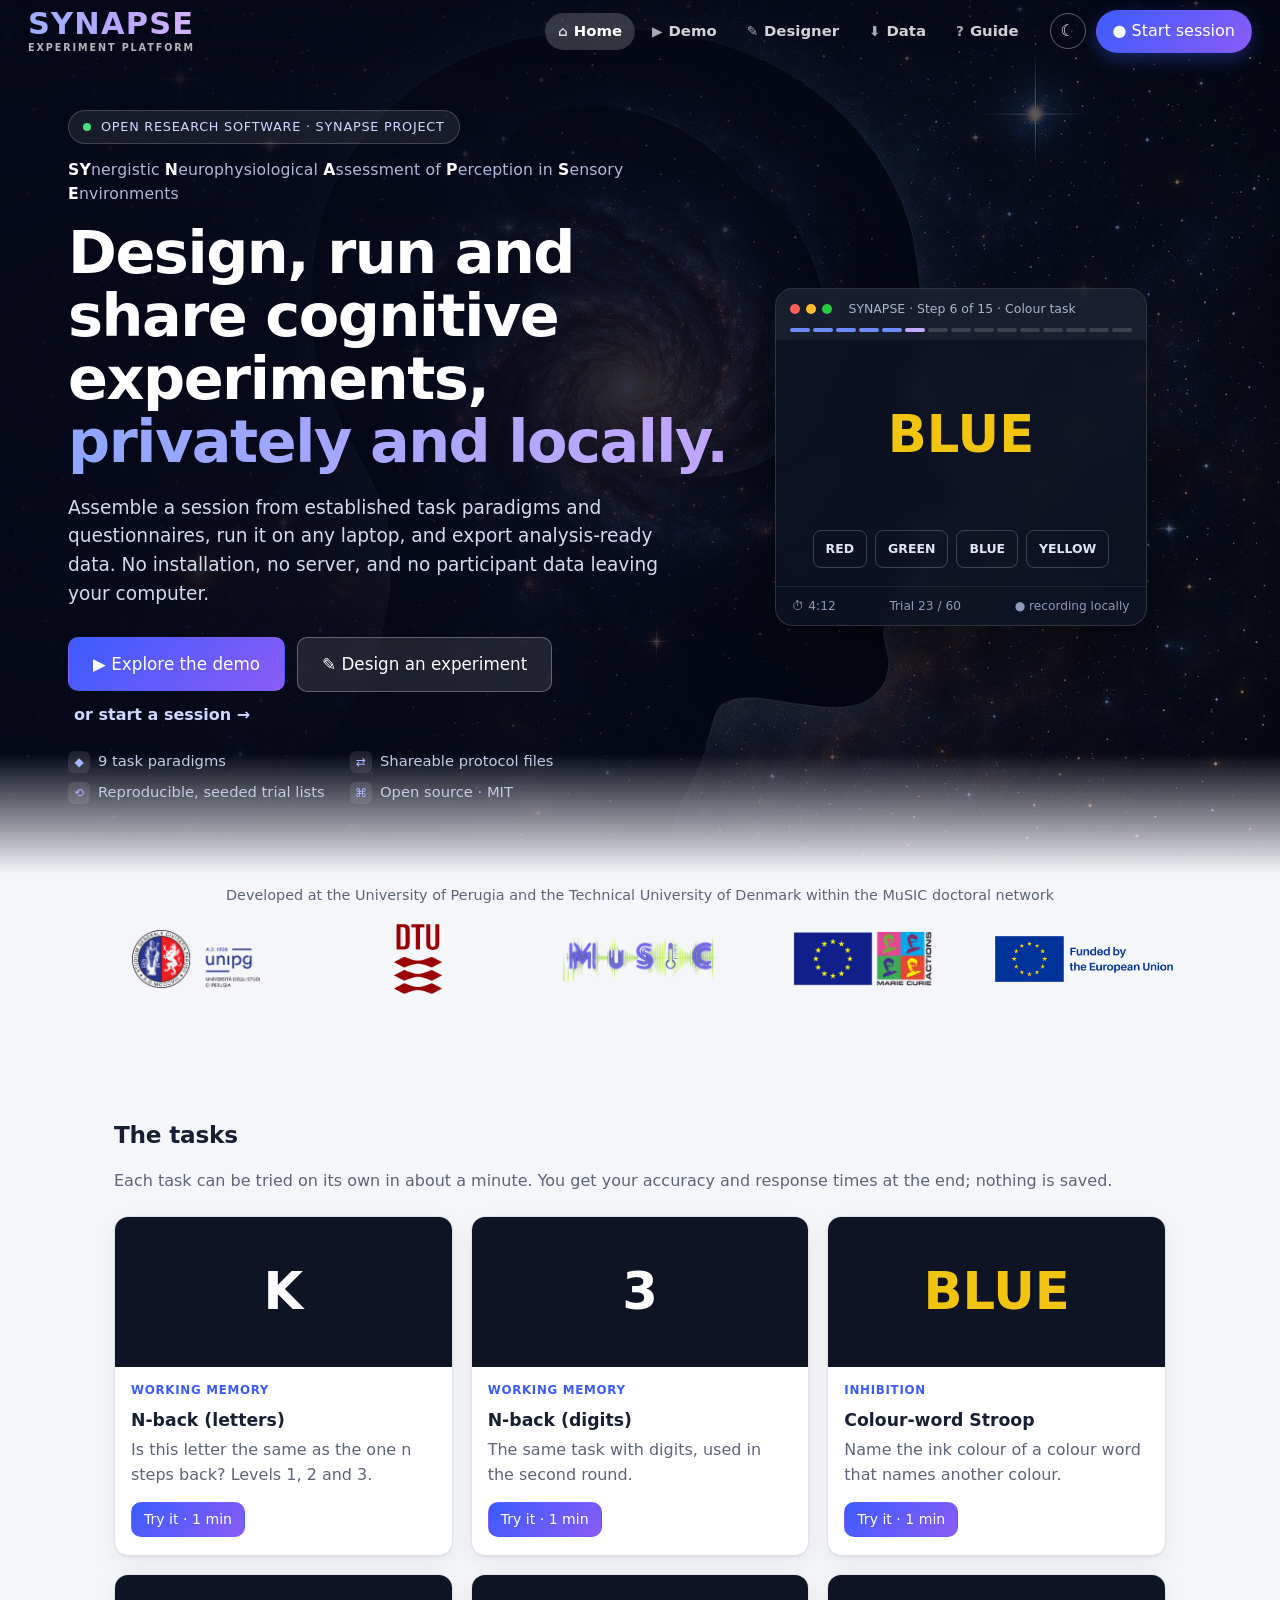
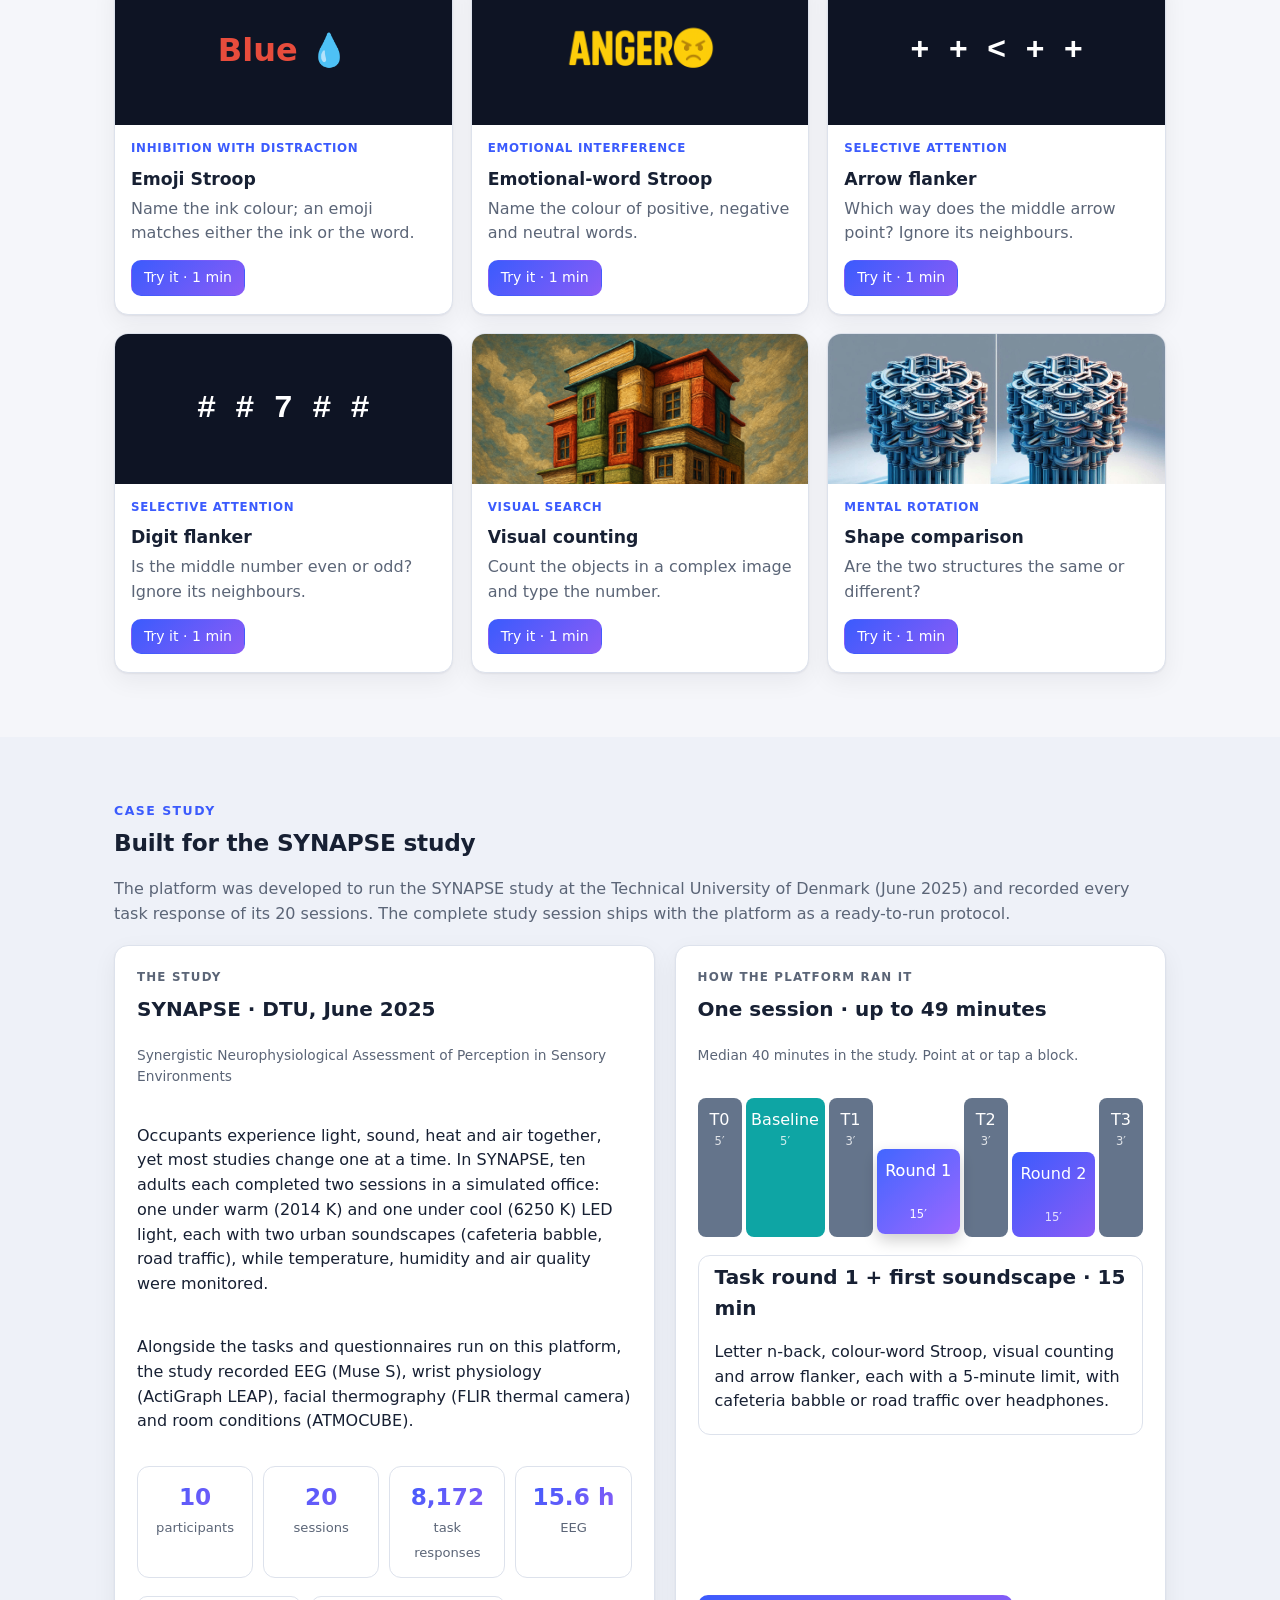
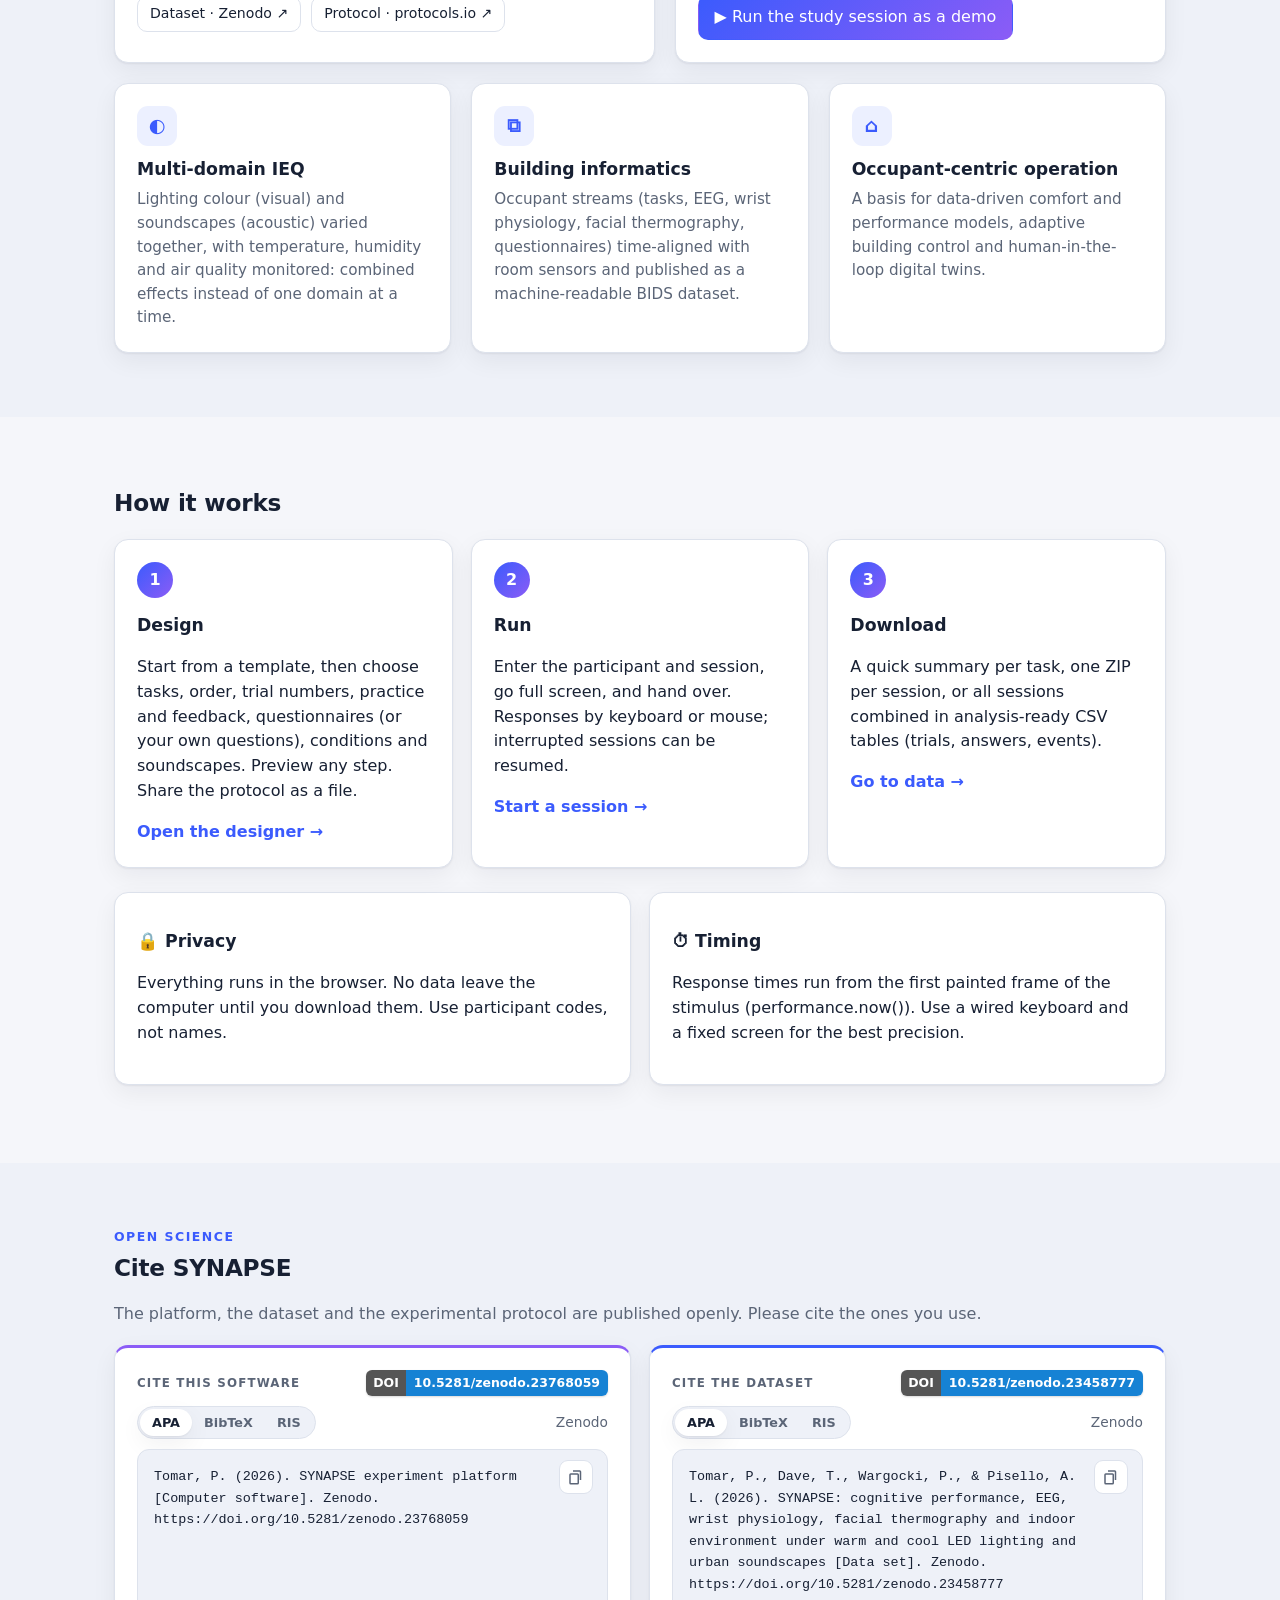
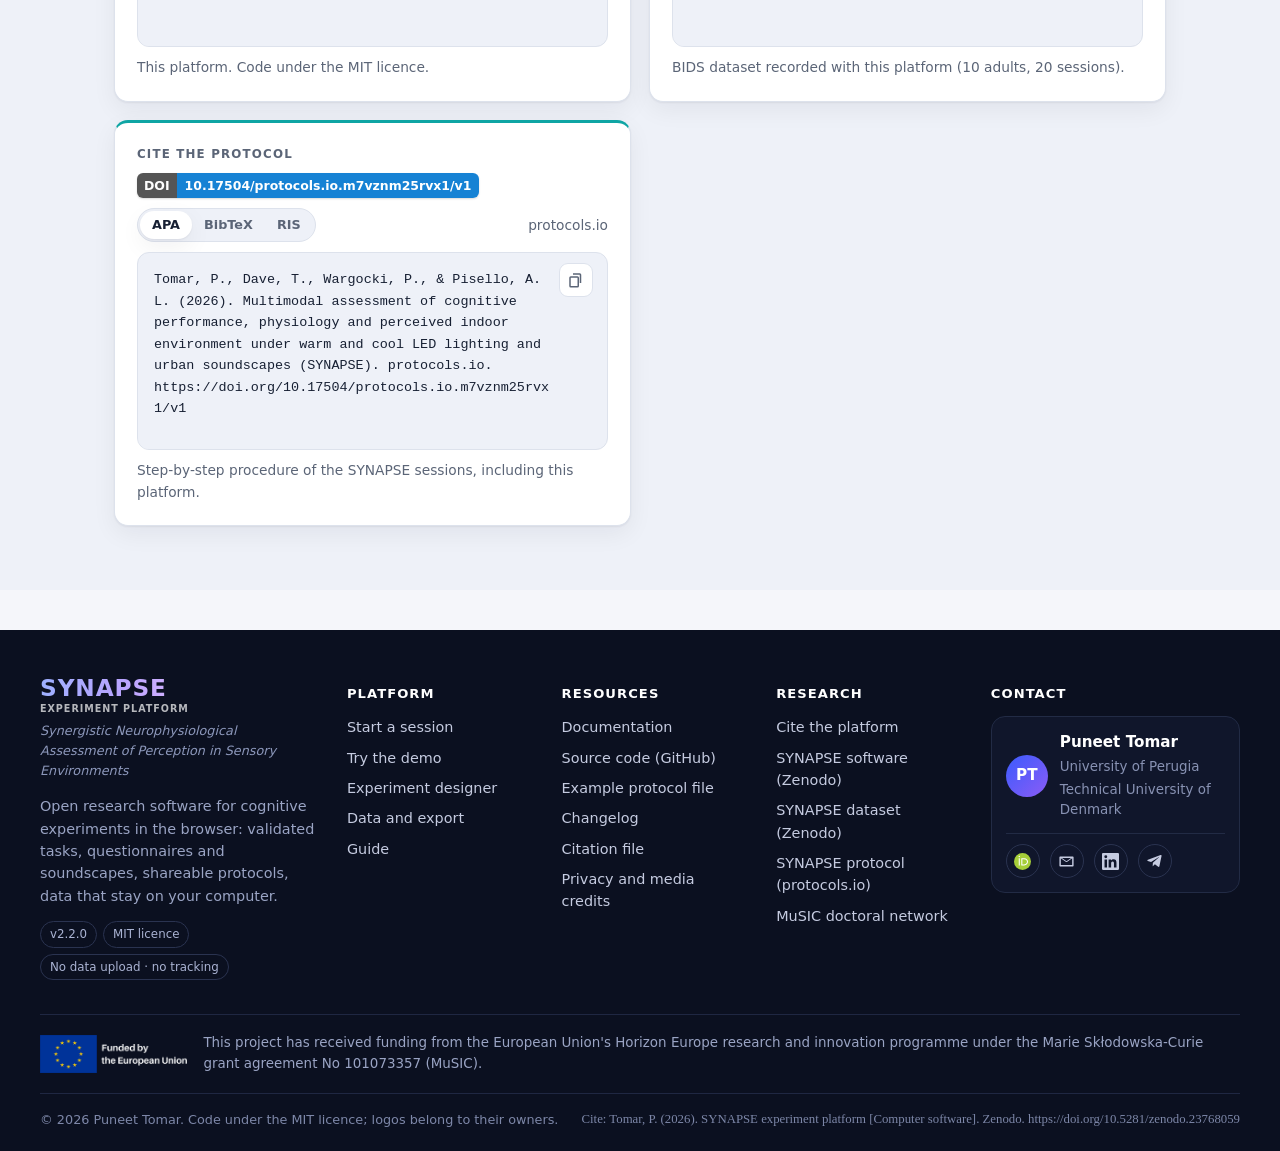
<file: index.html>
<!DOCTYPE html>
<html lang="en">
<head>
  <meta charset="UTF-8">
  <meta name="viewport" content="width=device-width, initial-scale=1.0">
  <meta name="description" content="SYNAPSE (Synergistic Neurophysiological Assessment of Perception in Sensory Environments): browser platform for cognitive tasks, questionnaires and soundscapes.">
  <title>SYNAPSE experiment platform</title>
  <link rel="canonical" href="https://synapse.ptomar.com/">
  <meta name="author" content="Puneet Tomar">
  <meta name="theme-color" content="#0b1020">
  <meta property="og:type" content="website">
  <meta property="og:site_name" content="SYNAPSE experiment platform">
  <meta property="og:title" content="SYNAPSE experiment platform — cognitive experiments in the browser">
  <meta property="og:description" content="Open research software: task paradigms, questionnaires and soundscapes in one session, shareable protocols, analysis-ready data that stay on your computer.">
  <meta property="og:url" content="https://synapse.ptomar.com/">
  <meta property="og:image" content="https://synapse.ptomar.com/media/backgrounds/mind_galaxy.jpg">
  <meta name="twitter:card" content="summary_large_image">
  <link rel="stylesheet" href="styles/app.css">
  <link rel="icon" type="image/svg+xml" href="media/logos/synapse_icon.svg">
</head>
<body>
  <div id="app"><p class="page">Loading…</p></div>
  <noscript><p class="page">This application needs JavaScript.</p></noscript>
  <script type="module" src="app/main.js"></script>
</body>
</html>
</file>
<file: styles/app.css>
/* SYNAPSE experiment platform — one stylesheet; light and dark theme via body[data-theme]. */
:root {
  --bg: #f5f6fa; --panel: #ffffff; --panel-2: #eef1f8; --text: #172033; --muted: #5b6577; --line: #dde2ec;
  --accent: #3b5bfd; --accent-2: #8b5cf6; --accent-text: #fff; --warn: #c2321f; --ok: #12a150; --note: #ecf0ff;
  --radius: 14px; --shadow: 0 1px 2px rgba(16, 24, 40, .06), 0 8px 24px rgba(16, 24, 40, .06);
  --grad: linear-gradient(135deg, var(--accent), var(--accent-2));
  font-family: Inter, system-ui, -apple-system, "Segoe UI", Roboto, sans-serif;
}
body[data-theme="dark"] {
  --bg: #0b0f1a; --panel: #131a2a; --panel-2: #182136; --text: #e8ecf5; --muted: #9aa6bd; --line: #26314a;
  --accent: #6d8bff; --accent-2: #a78bfa; --note: #1a2444; --warn: #ff8a7a;
  --shadow: 0 1px 2px rgba(0, 0, 0, .4), 0 10px 30px rgba(0, 0, 0, .35);
}
* { box-sizing: border-box; }
[hidden] { display: none !important; }
html { scroll-behavior: smooth; }
html, body { margin: 0; min-height: 100%; background: var(--bg); color: var(--text); }
body { line-height: 1.55; transition: background-color .3s, color .3s; }
a { color: var(--accent); }
h1 { font-size: 1.8rem; line-height: 1.2; margin: .2em 0 .5em; letter-spacing: -.01em; }
h2 { font-size: 1.45rem; margin: .2em 0 .5em; letter-spacing: -.01em; }
h3 { font-size: 1.08rem; margin: .8em 0 .35em; }
.muted { color: var(--muted); } .small { font-size: .86rem; } .warn { color: var(--warn); min-height: 1.2em; }
.pre { white-space: pre-line; } .mono { font-family: ui-monospace, Menlo, Consolas, monospace; }
.page { max-width: 1000px; margin: 0 auto; padding: 28px 16px 90px; }
.card { background: var(--panel); border: 1px solid var(--line); border-radius: var(--radius); padding: 22px; margin: 14px 0; box-shadow: var(--shadow); }
.card.center { text-align: center; max-width: 780px; margin: 6vh auto; }
.note { background: var(--note); border-radius: var(--radius); padding: 12px 16px; }
.warnbox { border-color: #f5c26b; }
.row { display: flex; gap: 10px; align-items: center; flex-wrap: wrap; margin: 8px 0; }
.row.space { justify-content: space-between; } .center-row { justify-content: center; }
.grid2 { display: grid; grid-template-columns: repeat(auto-fit, minmax(240px, 1fr)); gap: 10px 16px; }
.grid3 { display: grid; grid-template-columns: repeat(auto-fit, minmax(200px, 1fr)); gap: 10px 16px; align-items: end; }
.field { display: flex; flex-direction: column; gap: 4px; margin: 6px 0; }
.field > span { font-weight: 600; font-size: .9rem; }
input, select, textarea { font: inherit; color: var(--text); background: var(--panel); border: 1px solid var(--line); border-radius: 10px; padding: 9px 11px;
  transition: border-color .15s, box-shadow .15s; }
input:focus, select:focus, textarea:focus { outline: none; border-color: var(--accent); box-shadow: 0 0 0 3px color-mix(in srgb, var(--accent) 25%, transparent); }
input[type="checkbox"], input[type="radio"] { width: 18px; height: 18px; accent-color: var(--accent); }
.field input[type="checkbox"] { align-self: flex-start; }

/* buttons */
.btn { font: inherit; display: inline-flex; align-items: center; gap: 8px; border: 1px solid var(--line); background: var(--panel); color: var(--text);
  border-radius: 10px; padding: 9px 16px; cursor: pointer; text-decoration: none; font-weight: 500;
  transition: transform .12s, box-shadow .15s, border-color .15s, background-color .15s; }
.btn:hover:not(:disabled) { border-color: var(--accent); transform: translateY(-1px); box-shadow: var(--shadow); }
.btn:active:not(:disabled) { transform: translateY(1px) scale(.98); }
.btn:disabled { opacity: .45; cursor: default; }
.btn.primary { background: var(--grad); color: var(--accent-text); border-color: transparent; }
.btn.ghost { background: transparent; }
.btn.small { padding: 6px 12px; font-size: .88rem; }
.btn.big { padding: 13px 24px; font-size: 1.05rem; }
.icon-btn { font: inherit; background: transparent; border: 1px solid var(--line); color: var(--text); border-radius: 999px; width: 36px; height: 36px; cursor: pointer; }
kbd { font-size: .72rem; border: 1px solid currentColor; border-radius: 5px; padding: 0 5px; opacity: .65; font-family: inherit; }
.link { font-weight: 600; text-decoration: none; }

/* ---- home ------------------------------------------------------------------------------------------------- */
.home { min-height: 100vh; }
.glass-btn { background: rgba(255, 255, 255, .1); color: #fff; border-color: rgba(255, 255, 255, .3); backdrop-filter: blur(6px); }
.band { max-width: 1100px; margin: 0 auto; padding: 64px 24px; }
.band.alt { max-width: none; background: var(--panel-2); }
.band.alt > * { max-width: 1052px; margin-left: auto; margin-right: auto; }
.task-grid { display: grid; grid-template-columns: repeat(auto-fill, minmax(250px, 1fr)); gap: 18px; margin-top: 22px; }
.task-card { background: var(--panel); border: 1px solid var(--line); border-radius: var(--radius); overflow: hidden; box-shadow: var(--shadow);
  display: flex; flex-direction: column; transition: transform .2s, box-shadow .2s; }
.task-card:hover { transform: translateY(-4px); box-shadow: 0 14px 34px rgba(16, 24, 40, .14); }
.preview { height: 150px; display: grid; place-items: center; background: #0e1424; color: #fff; overflow: hidden; }
.pv-big { font-size: 3.2rem; font-weight: 800; } .pv-mid { font-size: 2rem; font-weight: 800; }
.pv-img { max-height: 120px; max-width: 90%; } .pv-photo { width: 100%; height: 100%; object-fit: cover; }
.task-body { padding: 14px 16px 18px; display: flex; flex-direction: column; gap: 4px; flex: 1; }
.task-body h3 { margin: 4px 0 0; } .task-body p { color: var(--muted); margin: 0 0 10px; flex: 1; }
.task-body .btn { align-self: flex-start; }
.tag { align-self: flex-start; font-size: .74rem; font-weight: 700; text-transform: uppercase; letter-spacing: .06em; color: var(--accent); }
.two-col { display: grid; grid-template-columns: repeat(auto-fit, minmax(320px, 1fr)); gap: 36px; align-items: start; }
.two-col.small-gap { gap: 18px; margin-top: 10px; }
.facts { display: grid; grid-template-columns: repeat(4, 1fr); gap: 10px; margin-top: 18px; }
.facts div, .stats div { background: var(--panel); border: 1px solid var(--line); border-radius: 12px; padding: 12px; text-align: center; }
.facts strong, .stats strong { display: block; font-size: 1.45rem; background: var(--grad); -webkit-background-clip: text; background-clip: text; color: transparent; }
.facts span, .stats span { font-size: .82rem; color: var(--muted); }
.timeline { display: flex; gap: 4px; margin: 12px 0; }
.tl-seg { font: inherit; border: 0; border-radius: 8px; padding: 10px 4px; color: #fff; cursor: pointer; min-width: 44px; display: flex; flex-direction: column;
  align-items: center; transition: transform .15s, filter .15s; }
.tl-seg small { opacity: .8; font-size: .72rem; }
.tl-seg.q { background: #64748b; } .tl-seg.rest { background: #0ea5a4; } .tl-seg.task { background: var(--grad); }
.tl-seg:hover, .tl-seg.active { transform: translateY(-3px); filter: brightness(1.12); box-shadow: 0 6px 16px rgba(0, 0, 0, .2); }
.tl-detail { min-height: 110px; background: var(--panel); border: 1px solid var(--line); border-radius: 12px; padding: 4px 16px; margin-bottom: 16px; }
.steps3 { display: grid; grid-template-columns: repeat(auto-fit, minmax(260px, 1fr)); gap: 18px; margin-top: 18px; }
.step-card { margin: 0; position: relative; }
.step-n { display: grid; place-items: center; width: 36px; height: 36px; border-radius: 50%; background: var(--grad); color: #fff; font-weight: 800; }
.funding { text-align: center; color: var(--muted); max-width: 760px; margin: 18px auto 0; }
.cite p { margin: .3em 0; }
.reveal { opacity: 0; transform: translateY(14px); transition: opacity .6s ease, transform .6s ease; }
.reveal.shown { opacity: 1; transform: none; }
@media (prefers-reduced-motion: reduce) { .reveal { opacity: 1; transform: none; transition: none; } .pop { animation: none; } }

/* data table */
.table { width: 100%; border-collapse: collapse; background: var(--panel); border-radius: var(--radius); overflow: hidden; box-shadow: var(--shadow); }
.table th, .table td { text-align: left; padding: 10px 12px; border-bottom: 1px solid var(--line); font-size: .92rem; }
.table th { background: var(--panel-2); font-weight: 600; }
.table td.num { text-align: right; } .table td.actions { white-space: nowrap; }
.table tr.hl { background: var(--note); }

/* designer */
.toolbar select { min-width: 240px; }
details.step { border: 1px solid var(--line); border-radius: 12px; padding: 10px 14px; margin: 8px 0; background: var(--panel); }
details.step[open] { border-color: var(--accent); }
details.step summary { cursor: pointer; display: flex; gap: 8px; align-items: baseline; }
.step-no { display: inline-block; min-width: 1.8em; text-align: center; background: var(--note); border-radius: 6px; font-weight: 600; }
.inline-checks { display: flex; gap: 14px; }
.qedit { border-left: 3px solid var(--accent); padding-left: 12px; margin-top: 8px; }
.qitem, .slot { border-top: 1px dashed var(--line); padding-top: 8px; margin-top: 8px; }
.errors { color: var(--warn); }
.sticky-actions { position: sticky; bottom: 0; background: var(--bg); padding: 12px 0; border-top: 1px solid var(--line); }
.toast { position: fixed; bottom: 24px; left: 50%; transform: translateX(-50%); background: var(--text); color: var(--bg); padding: 10px 18px; border-radius: 10px; z-index: 50; }
.check { display: flex; gap: 8px; align-items: center; margin: 10px 0; }

/* ---- running session -------------------------------------------------------------------------------------- */
.run { min-height: 100vh; display: flex; flex-direction: column; position: relative; isolation: isolate; }
.backdrop { position: fixed; inset: 0; z-index: -1; background-size: cover; background-position: center; opacity: 0; transition: opacity .6s; }
.run.with-bg .backdrop { opacity: .4; }
body:not([data-theme="dark"]) .run.with-bg .backdrop { opacity: .5; filter: invert(1) hue-rotate(180deg) saturate(1.4) brightness(1.05); }
.timer { display: flex; align-items: center; gap: 8px; font-variant-numeric: tabular-nums; font-weight: 600; }
.timer svg { width: 34px; height: 34px; transform: rotate(-90deg); }
.ring-track { fill: none; stroke: var(--line); stroke-width: 4; }
.ring-progress { fill: none; stroke: var(--accent); stroke-width: 4; stroke-linecap: round; transition: stroke-dashoffset .25s linear; }
.timer.urgent .ring-progress { stroke: #f59e0b; }
.stage { flex: 1; overflow: auto; padding: 16px; }
.run.with-bg .stage > .card, .run.with-bg .questionnaire section, .glass { background: color-mix(in srgb, var(--panel) 88%, transparent); backdrop-filter: blur(6px); }
.instruction { font-size: 1.15rem; max-width: 640px; margin: 10px auto 20px; }
.task { display: flex; flex-direction: column; align-items: center; gap: 22px; margin-top: 6vh; }
.stimulus { min-height: 160px; display: flex; align-items: center; justify-content: center; font-weight: 800; user-select: none; }
.stimulus.big { font-size: clamp(3rem, 9vw, 6.5rem); }
.stimulus.mono { font-family: ui-monospace, Menlo, Consolas, monospace; letter-spacing: .1em; }
.fixation { font-size: 4rem; font-weight: 300; color: var(--muted); }
.fixation.big { font-size: 6rem; margin: 30px 0; }
.pop { animation: pop .14s ease-out; }
@keyframes pop { from { transform: scale(.9); opacity: .3; } to { transform: scale(1); opacity: 1; } }
.responses { display: flex; gap: 14px; flex-wrap: wrap; justify-content: center; }
.btn.response { font-size: 1.15rem; padding: 15px 28px; min-width: 140px; justify-content: center; font-weight: 700; border-width: 2px; }
.btn.response:not(:disabled):hover { background: var(--note); }
.task-image { max-width: min(92vw, 900px); max-height: 58vh; border-radius: 12px; box-shadow: var(--shadow); }
.stroop-image { max-height: 250px; max-width: 80vw; border-radius: 12px; }
.question { font-size: 1.2rem; font-weight: 600; margin: 0; }
.count-input { width: 140px; font-size: 1.3rem; text-align: center; }

/* try-out summary */
.summary .stats { display: grid; grid-template-columns: repeat(3, 1fr); gap: 12px; margin: 18px 0; }
.rt-strip { display: flex; align-items: flex-end; gap: 3px; height: 90px; padding: 8px; background: var(--panel-2); border-radius: 10px; margin-bottom: 16px; }
.rt-strip i { flex: 1; border-radius: 3px 3px 0 0; min-height: 3px; }
.rt-strip i.ok { background: var(--ok); } .rt-strip i.err { background: var(--warn); }

/* questionnaire */
.questionnaire { max-width: 780px; margin: 0 auto; }
.questionnaire > h1 { text-shadow: 0 1px 8px rgba(0, 0, 0, .15); }
.questionnaire section { background: var(--panel); border: 1px solid var(--line); border-radius: var(--radius); padding: 16px 20px; margin: 12px 0; box-shadow: var(--shadow); }
.item { padding: 12px 0; border-bottom: 1px solid var(--line); }
.item:last-child { border-bottom: 0; }
.item.missing { background: rgba(220, 38, 38, .07); outline: 2px solid var(--warn); border-radius: 8px; padding: 10px; }
.item-text { display: block; font-weight: 600; margin-bottom: 8px; }
.req { color: var(--warn); }
.choices { display: flex; flex-direction: column; gap: 6px; }
.choices.inline { flex-direction: row; flex-wrap: wrap; gap: 10px; }
.choice { display: flex; gap: 8px; align-items: center; cursor: pointer; padding: 6px 10px; border: 1px solid var(--line); border-radius: 10px; transition: border-color .15s, background .15s; }
.choice:hover { border-color: var(--accent); }
.choice:has(input:checked) { border-color: var(--accent); background: var(--note); }
.scale-labels { display: flex; justify-content: space-between; width: 100%; }
.questionnaire select { min-width: 280px; }

/* practice feedback */
.stimulus, .task { position: relative; }
.feedback { position: absolute; left: 50%; bottom: -8px; transform: translateX(-50%); font-size: 1.1rem; font-weight: 700; padding: 6px 16px;
  border-radius: 999px; animation: pop .15s ease-out; white-space: nowrap; }
.feedback.ok { background: color-mix(in srgb, var(--ok) 18%, var(--panel)); color: var(--ok); }
.feedback.err { background: color-mix(in srgb, var(--warn) 18%, var(--panel)); color: var(--warn); }

/* rating scale */
.likert { display: flex; align-items: center; gap: 12px; flex-wrap: wrap; }
.likert-end { font-size: .85rem; color: var(--muted); max-width: 160px; }
.likert-points { display: flex; gap: 6px; }
.likert-point { display: flex; flex-direction: column; align-items: center; gap: 2px; cursor: pointer; padding: 6px 10px; border: 1px solid var(--line); border-radius: 10px; }
.likert-point:has(input:checked) { border-color: var(--accent); background: var(--note); }

/* ---- shared page chrome ----------------------------------------------------------------------------------- */
.lead-sm { font-size: 1.08rem; color: var(--muted); max-width: 760px; }
.chip-row { display: flex; flex-wrap: wrap; gap: 6px; margin: 10px 0; }
.chip { font-size: .82rem; padding: 3px 10px; border-radius: 999px; background: var(--panel-2); border: 1px solid var(--line); }
.chip.strong { background: var(--note); border-color: var(--accent); font-weight: 600; }
.badge-soft { display: inline-block; margin-left: 6px; font-size: .72rem; padding: 1px 8px; border-radius: 999px; background: var(--note); color: var(--accent); font-weight: 600; }
.linkish { font: inherit; background: none; border: 0; color: var(--accent); cursor: pointer; padding: 0; font-weight: 600; }
.status { font-size: .8rem; font-weight: 600; } .status.completed { color: var(--ok); } .status.paused, .status.running { color: #b7791f; }
.table tr.detail td { background: var(--panel-2); }
.empty { padding: 40px 20px; }
.danger-zone { justify-content: flex-end; margin-top: 30px; }
.checklist { margin: 12px 0; } .checklist summary { cursor: pointer; font-weight: 600; }
.plain { list-style: none; padding: 0; margin: 6px 0 10px; }
.cite-line { font-family: Georgia, "Times New Roman", serif; font-size: 1.02rem; }
.author { display: flex; gap: 18px; align-items: flex-start; }
.avatar { flex: none; display: grid; place-items: center; width: 64px; height: 64px; border-radius: 50%; background: var(--grad); color: #fff; font-weight: 800; font-size: 1.3rem; }
.guide-step { display: flex; gap: 16px; align-items: flex-start; } .guide-step .step-n { flex: none; margin-top: 4px; }
.guide-step h2 { margin-top: 0; }

/* ---- designer --------------------------------------------------------------------------------------------- */
.designer { padding-bottom: 120px; }
.template-grid { display: grid; grid-template-columns: repeat(auto-fill, minmax(230px, 1fr)); gap: 14px; margin: 18px 0; }
.template { font: inherit; text-align: left; display: flex; flex-direction: column; gap: 6px; padding: 18px; border-radius: var(--radius); cursor: pointer;
  background: var(--panel); color: var(--text); border: 1px solid var(--line); box-shadow: var(--shadow); transition: transform .15s, border-color .15s; }
.template:hover { transform: translateY(-3px); border-color: var(--accent); }
.template span:last-child { color: var(--muted); font-size: .9rem; }
.template.synapse { background: linear-gradient(135deg, color-mix(in srgb, var(--accent) 14%, var(--panel)), var(--panel)); }
.tpl-icon { display: grid; place-items: center; width: 40px; height: 40px; border-radius: 10px; background: var(--grad); color: #fff; font-weight: 800; font-size: 1.1rem; }
.saved-row { border-top: 1px solid var(--line); padding-top: 8px; }
.stat-row { display: grid; grid-template-columns: repeat(4, 1fr); gap: 10px; margin-top: 12px; }
.stat-row div { background: var(--panel-2); border-radius: 12px; padding: 10px; text-align: center; }
.stat-row strong { display: block; font-size: 1.35rem; } .stat-row span { font-size: .8rem; color: var(--muted); }
details.section > summary { cursor: pointer; list-style: none; }
details.section > summary::-webkit-details-marker { display: none; }
details.section > summary h2 { display: inline; }
details.section > summary h2::before { content: '▸ '; color: var(--muted); font-size: .9em; }
details.section[open] > summary h2::before { content: '▾ '; }
details.section > summary p { margin: 4px 0 10px; }
details.step summary { list-style: none; align-items: center; }
details.step summary::-webkit-details-marker { display: none; }
.drag { cursor: grab; color: var(--muted); letter-spacing: -2px; user-select: none; }
.step-icon { display: grid; place-items: center; width: 28px; height: 28px; border-radius: 8px; background: var(--note); color: var(--accent); font-weight: 700; flex: none; }
.step-main { flex: 1; min-width: 0; }
.step-time { white-space: nowrap; }
details.step > .grid2 { margin-top: 12px; }
details.step.dragging { opacity: .4; }
details.step.drop-target { border-color: var(--accent); box-shadow: 0 -3px 0 var(--accent); }
.advanced { margin: 10px 0; border-top: 1px dashed var(--line); padding-top: 8px; }
.advanced > summary { cursor: pointer; color: var(--accent); font-weight: 600; font-size: .9rem; }
.step-actions { border-top: 1px solid var(--line); padding-top: 10px; }
.span-all { grid-column: 1 / -1; }
.qsection { border-left: 2px solid var(--line); padding-left: 10px; margin: 10px 0; }
.grid4 { display: grid; grid-template-columns: 1fr 1fr 1.4fr auto; gap: 10px 14px; align-items: end; }
.library { display: grid; grid-template-columns: repeat(auto-fill, minmax(200px, 1fr)); gap: 10px; }
.lib-card { font: inherit; text-align: left; display: grid; grid-template-columns: 32px 1fr; gap: 2px 10px; padding: 12px; border-radius: 12px; cursor: pointer;
  background: var(--panel); color: var(--text); border: 1px dashed var(--line); transition: border-color .15s, transform .15s; }
.lib-card:hover { border-color: var(--accent); border-style: solid; transform: translateY(-2px); }
.lib-icon { grid-row: span 2; display: grid; place-items: center; width: 32px; height: 32px; border-radius: 8px; background: var(--note); color: var(--accent); font-weight: 700; }
.lib-card span:last-child { font-size: .8rem; color: var(--muted); }
.save-bar { position: fixed; left: 50%; bottom: 16px; transform: translateX(-50%); width: min(960px, calc(100% - 32px)); z-index: 30;
  display: flex; justify-content: space-between; align-items: center; gap: 10px; padding: 10px 14px; border-radius: 14px;
  background: color-mix(in srgb, var(--panel) 92%, transparent); backdrop-filter: blur(10px); border: 1px solid var(--line); box-shadow: 0 10px 30px rgba(16, 24, 40, .18); }
.save-bar .row { margin: 0; }
.save-state { font-size: .9rem; color: var(--ok); font-weight: 600; } .save-state.unsaved { color: #b7791f; }
@media (max-width: 720px) { .stat-row { grid-template-columns: repeat(2, 1fr); } .grid4 { grid-template-columns: 1fr; } .save-bar { flex-direction: column; } }


/* ======================================================================================================= v2.2 */
/* navigation bar */
.topnav { position: sticky; top: 0; z-index: 40; display: flex; align-items: center; gap: 18px; padding: 10px 28px;
  background: color-mix(in srgb, var(--bg) 86%, transparent); backdrop-filter: blur(12px); border-bottom: 1px solid var(--line); }
.topnav.overlay { position: fixed; transition: background .25s, color .25s; left: 0; right: 0; background: linear-gradient(rgba(5, 8, 24, .55), rgba(5, 8, 24, 0)); border-bottom: 0; color: #fff; backdrop-filter: none; }
.topnav.overlay.scrolled { background: color-mix(in srgb, var(--bg) 88%, transparent); color: var(--text); backdrop-filter: blur(12px); border-bottom: 1px solid var(--line); }
.topnav.overlay.scrolled .nav-link.active { color: var(--accent); background: color-mix(in srgb, var(--accent) 18%, transparent); }
.topnav.overlay.scrolled .icon-btn { color: var(--text); border-color: var(--line); }
.brand { display: flex; align-items: center; gap: 10px; color: inherit; text-decoration: none; }
.brand-mark { display: grid; place-items: center; width: 34px; height: 34px; border-radius: 10px; background: var(--grad); color: #fff; font-weight: 800; box-shadow: 0 4px 14px rgba(59, 91, 253, .35); }
.brand-text { display: flex; flex-direction: column; line-height: 1.05; font-weight: 800; letter-spacing: .1em; }
.brand-text small { font-weight: 500; letter-spacing: .02em; font-size: .72rem; opacity: .7; }
.nav-links { display: flex; gap: 4px; margin-left: auto; }
.nav-link { display: inline-flex; align-items: center; gap: 6px; padding: 7px 13px; border-radius: 999px; color: inherit; text-decoration: none; font-weight: 600; font-size: .93rem; opacity: .82;
  transition: background .15s, opacity .15s; }
.nav-link:hover { opacity: 1; background: color-mix(in srgb, var(--accent) 12%, transparent); }
.nav-link.active { opacity: 1; background: color-mix(in srgb, var(--accent) 18%, transparent); color: var(--accent); }
.topnav.overlay .nav-link.active { color: #fff; background: rgba(255, 255, 255, .18); }
.topnav.overlay .nav-link:hover { background: rgba(255, 255, 255, .14); }
.nav-ic { font-size: .85rem; opacity: .8; }
.nav-actions { display: flex; align-items: center; gap: 10px; }
.topnav.overlay .icon-btn { color: #fff; border-color: rgba(255, 255, 255, .35); }
.nav-cta { padding: 8px 16px; border-radius: 999px; box-shadow: 0 6px 18px rgba(59, 91, 253, .35); }
.burger { display: none; }
@media (max-width: 900px) {
  .burger { display: inline-block; }
  .nav-links { display: none; position: absolute; top: 100%; right: 16px; flex-direction: column; padding: 8px; border-radius: 14px; background: var(--panel); color: var(--text);
    border: 1px solid var(--line); box-shadow: var(--shadow); }
  .nav-links.open { display: flex; }
  .topnav.overlay .nav-links .nav-link.active { color: var(--accent); }
  .nav-cta { display: none; }
}

/* hero */
.hero { position: relative; min-height: 86vh; display: flex; align-items: center; background-size: cover; background-position: center right; color: #fff; isolation: isolate; }
.hero::before { content: ''; position: absolute; inset: 0; z-index: -1;
  background: radial-gradient(1200px 600px at 15% 40%, rgba(5, 8, 24, .55), transparent), linear-gradient(100deg, rgba(5, 8, 24, .94) 0%, rgba(5, 8, 24, .78) 45%, rgba(5, 8, 24, .45) 100%); }
.hero::after { content: ''; position: absolute; left: 0; right: 0; bottom: 0; height: 120px; z-index: -1; background: linear-gradient(transparent, var(--bg)); }
.hero-inner { max-width: 1200px; margin: 0 auto; padding: 110px 28px 70px; width: 100%; display: grid; grid-template-columns: 1.15fr .85fr; gap: 48px; align-items: center; }
.hero h1 { font-size: clamp(2.3rem, 4.6vw, 3.7rem); line-height: 1.07; letter-spacing: -.025em; margin: .25em 0 .35em; }
.grad-text { background: linear-gradient(90deg, #8fa6ff, #c4a7ff); -webkit-background-clip: text; background-clip: text; color: transparent; }
.hero .lead { font-size: 1.16rem; max-width: 600px; color: #d3daf0; }
.eyebrow { display: inline-flex; align-items: center; gap: 10px; margin: 0; padding: 6px 14px; border-radius: 999px; font-size: .8rem; letter-spacing: .06em;
  text-transform: uppercase; color: #cfd8ff; background: rgba(255, 255, 255, .08); border: 1px solid rgba(255, 255, 255, .18); }
.pulse { width: 8px; height: 8px; border-radius: 50%; background: #4ade80; box-shadow: 0 0 0 0 rgba(74, 222, 128, .7); animation: pulse 2s infinite; }
@keyframes pulse { 70% { box-shadow: 0 0 0 10px rgba(74, 222, 128, 0); } 100% { box-shadow: 0 0 0 0 rgba(74, 222, 128, 0); } }
.hero-cta { margin: 28px 0 22px; gap: 12px; }
.hero-link { color: #cfd8ff; font-weight: 600; text-decoration: none; margin-left: 6px; } .hero-link:hover { color: #fff; }
.trust { list-style: none; padding: 0; margin: 0; display: grid; grid-template-columns: repeat(2, minmax(0, 260px)); gap: 8px 22px; color: #c3cbe6; font-size: .92rem; }
.trust li span { display: inline-grid; place-items: center; width: 22px; height: 22px; margin-right: 8px; border-radius: 6px; background: rgba(255, 255, 255, .1); color: #a9b8ff; font-size: .75rem; }
.mock { background: rgba(14, 20, 36, .82); border: 1px solid rgba(255, 255, 255, .14); border-radius: 18px; overflow: hidden; backdrop-filter: blur(8px);
  box-shadow: 0 30px 80px rgba(0, 0, 0, .55); transform: perspective(1200px) rotateY(-6deg) rotateX(2deg); }
.mock-bar { display: flex; align-items: center; gap: 6px; padding: 10px 14px; background: rgba(255, 255, 255, .05); font-size: .78rem; color: #aab3cc; }
.mock-bar i { width: 10px; height: 10px; border-radius: 50%; background: #ff5f57; } .mock-bar i:nth-child(2) { background: #febc2e; } .mock-bar i:nth-child(3) { background: #28c840; }
.mock-bar span { margin-left: 10px; }
.mock-progress { display: flex; gap: 3px; padding: 0 14px 8px; background: rgba(255, 255, 255, .05); }
.mock-progress i { flex: 1; height: 4px; border-radius: 2px; background: rgba(255, 255, 255, .15); }
.mock-progress i.done { background: #6d8bff; } .mock-progress i.now { background: #c4a7ff; }
.mock-body .preview { height: 190px; background: transparent; }
.mock-buttons { display: flex; justify-content: center; gap: 8px; padding: 0 16px 18px; }
.mock-buttons span { padding: 8px 12px; border-radius: 8px; border: 1px solid rgba(255, 255, 255, .2); font-size: .78rem; font-weight: 700; color: #dfe5f7; }
.mock-foot { display: flex; justify-content: space-between; padding: 10px 16px; font-size: .76rem; color: #8f9abb; border-top: 1px solid rgba(255, 255, 255, .08); }
@media (max-width: 960px) { .hero-inner { grid-template-columns: 1fr; } .mock { display: none; } .trust { grid-template-columns: 1fr; } }

/* partner logos */
.partner-strip { max-width: 1200px; margin: 0 auto; padding: 10px 28px 40px; text-align: center; }
.partner-strip > p { color: var(--muted); font-size: .9rem; margin: 0 0 14px; }
.logo-tiles { display: flex; flex-wrap: wrap; justify-content: center; align-items: center; gap: 8px 22px; margin: 12px 0; }
.logo-tile { display: flex; align-items: center; justify-content: center; width: calc(200px * var(--logo-scale, 1)); height: calc(76px * var(--logo-scale, 1));
  border-radius: 12px; transition: transform .15s, background-color .15s; }
a.logo-tile:hover { transform: translateY(-2px); background: color-mix(in srgb, var(--accent) 7%, transparent); }
.logo-tile img { display: block; width: auto; max-width: 100%; max-height: 100%; object-fit: contain; }
.card .logo-tiles { gap: 6px 10px; flex-wrap: nowrap; }

/* footer */
.site-footer { margin-top: 40px; background: #0b1020; color: #c5cbe0; padding: 48px 28px 22px; }
.site-footer a { color: #c5cbe0; text-decoration: none; } .site-footer a:hover { color: #fff; text-decoration: underline; }
.site-footer .brand { color: #fff; }
.f-grid { max-width: 1200px; margin: 0 auto; display: grid; grid-template-columns: 1.6fr repeat(4, 1fr); gap: 30px; }
.f-brand p { font-size: .9rem; color: #9aa4c4; max-width: 340px; }
.f-badges { display: flex; flex-wrap: wrap; gap: 6px; }
.f-badges span { font-size: .74rem; padding: 3px 9px; border-radius: 999px; border: 1px solid #2a3350; color: #aab3d3; }
.f-col h4 { color: #fff; font-size: .82rem; text-transform: uppercase; letter-spacing: .08em; margin: 6px 0 12px; }
.f-col ul { list-style: none; padding: 0; margin: 0; display: grid; gap: 8px; font-size: .9rem; }
.f-col .muted { color: #8892b3; }
.f-funding { max-width: 1200px; margin: 34px auto 0; padding: 18px 0; display: flex; align-items: center; gap: 16px; border-top: 1px solid #1f2742; }
.f-funding img { height: 38px; }
.f-funding p { margin: 0; font-size: .84rem; color: #9aa4c4; }
.f-bottom { max-width: 1200px; margin: 0 auto; padding-top: 16px; display: flex; justify-content: space-between; flex-wrap: wrap; gap: 10px; font-size: .8rem; color: #7d87a8;
  border-top: 1px solid #1f2742; }
.f-cite { font-family: Georgia, serif; }
@media (max-width: 900px) { .f-grid { grid-template-columns: 1fr 1fr; } .f-brand { grid-column: 1 / -1; } }

/* session bar and controls */
.run-bar { position: relative; display: flex; justify-content: space-between; align-items: center; gap: 12px; padding: 8px 16px;
  background: color-mix(in srgb, var(--bg) 86%, transparent); backdrop-filter: blur(10px); border-bottom: 1px solid var(--line); }
.run-left { display: flex; align-items: center; gap: 10px; min-width: 0; }
.run-counter { font-weight: 700; font-variant-numeric: tabular-nums; white-space: nowrap; }
.run-title { color: var(--muted); white-space: nowrap; overflow: hidden; text-overflow: ellipsis; }
.badge { font-weight: 800; font-size: .7rem; letter-spacing: .08em; border-radius: 6px; padding: 3px 8px; color: #111; background: #f59e0b; }
.badge.mode-test, .badge.mode-preview { background: #22d3ee; } .badge.mode-try { background: #a78bfa; color: #fff; }
.bar-right { display: flex; gap: 10px; align-items: center; }
.ctl-group { display: flex; border: 1px solid var(--line); border-radius: 12px; overflow: hidden; background: var(--panel); }
.ctl { font: inherit; font-size: .88rem; font-weight: 600; padding: 7px 12px; background: transparent; color: var(--text); border: 0; border-left: 1px solid var(--line); cursor: pointer; }
.ctl:first-child { border-left: 0; }
.ctl:hover { background: var(--note); color: var(--accent); }
.ctl.strong { color: var(--accent); }
.ctl.exit:hover { color: var(--warn); background: color-mix(in srgb, var(--warn) 10%, transparent); }
.ctl.ghosty { opacity: .45; font-size: 1.1rem; padding: 4px 12px; } .ctl.ghosty:hover { opacity: 1; }
.pulse-btn { animation: glow 1.6s infinite; }
@keyframes glow { 50% { box-shadow: 0 0 0 6px color-mix(in srgb, var(--accent) 25%, transparent); } }
.run-menu { position: absolute; right: 16px; top: calc(100% + 6px); z-index: 60; width: 300px; max-height: 70vh; overflow: auto; padding: 6px;
  background: var(--panel); border: 1px solid var(--line); border-radius: 14px; box-shadow: 0 18px 40px rgba(0, 0, 0, .25); }
.menu-head { font-size: .72rem; text-transform: uppercase; letter-spacing: .08em; color: var(--muted); padding: 8px 10px 4px; }
.menu-item { font: inherit; display: flex; gap: 8px; align-items: center; width: 100%; text-align: left; padding: 8px 10px; border: 0; border-radius: 8px; background: none; color: var(--text); cursor: pointer; font-size: .9rem; }
.menu-item:hover { background: var(--note); }
.menu-item span { display: inline-grid; place-items: center; min-width: 24px; height: 22px; border-radius: 6px; background: var(--panel-2); font-size: .75rem; font-weight: 700; }
.menu-item.now { background: var(--note); color: var(--accent); font-weight: 700; }
.menu-item.danger { color: var(--warn); border-top: 1px solid var(--line); border-radius: 0 0 8px 8px; margin-top: 4px; }
.run-progress { display: flex; gap: 3px; padding: 0 16px; height: 6px; background: transparent; }
.seg { position: relative; flex: 1; height: 4px; margin-top: 1px; padding: 0; border: 0; border-radius: 2px; background: var(--line); cursor: pointer; transition: height .12s; }
.seg:disabled { cursor: default; }
.seg.done { background: color-mix(in srgb, var(--accent) 65%, transparent); } .seg.now { background: var(--accent-2); }
.seg:not(:disabled):hover { height: 7px; }
.seg-tip { display: none; position: absolute; top: 10px; left: 50%; transform: translateX(-50%); white-space: nowrap; font-size: .75rem; padding: 3px 8px; border-radius: 6px;
  background: var(--text); color: var(--bg); z-index: 70; }
.seg:not(:disabled):hover .seg-tip { display: block; }
.run.mode-live .run-progress .seg { height: 3px; }

/* author, citation, related outputs */
.section-head { max-width: 760px; margin-bottom: 18px; }
.kicker { text-transform: uppercase; letter-spacing: .12em; font-size: .78rem; font-weight: 700; color: var(--accent); margin: 0 0 4px; }
.cite-grid { display: grid; grid-template-columns: 1fr 1fr; gap: 18px; align-items: stretch; }
.cite-grid .card { margin: 0; display: flex; flex-direction: column; gap: 10px; }
.card-label { font-size: .74rem; font-weight: 800; letter-spacing: .1em; text-transform: uppercase; color: var(--muted); }
.author-card .author { gap: 16px; } .author-card h3 { margin: 0 0 6px; font-size: 1.25rem; }
.orcid-ic { display: inline-grid; place-items: center; width: 18px; height: 18px; border-radius: 50%; background: #a6ce39; color: #fff; font-size: .62rem; font-weight: 800; }
.tabs { display: inline-flex; border: 1px solid var(--line); border-radius: 999px; padding: 2px; background: var(--panel-2); }
.tab { font: inherit; font-size: .8rem; font-weight: 600; border: 0; background: none; color: var(--muted); padding: 4px 12px; border-radius: 999px; cursor: pointer; }
.tab.on { background: var(--panel); color: var(--text); box-shadow: var(--shadow); }
.cite-box { flex: 1; margin: 0; padding: 14px 16px; border-radius: 10px; background: var(--panel-2); border: 1px solid var(--line); white-space: pre-wrap; word-break: break-word;
  font-family: ui-monospace, Menlo, Consolas, monospace; font-size: .85rem; line-height: 1.55; }
.ref-grid { display: grid; grid-template-columns: repeat(auto-fit, minmax(320px, 1fr)); gap: 18px; }
.ref-card { margin: 0; display: flex; flex-direction: column; gap: 6px; border-top: 3px solid var(--accent); }
.ref-card .btn, .ref-card .doi-pending { align-self: flex-start; margin-top: auto; }
.ref-kind { font-size: .74rem; font-weight: 800; letter-spacing: .08em; text-transform: uppercase; color: var(--accent); }
.ref-kind.protocol { color: #0ea5a4; } .ref-card:has(.ref-kind.protocol) { border-top-color: #0ea5a4; }
.ref-text { margin: 4px 0; font-family: Georgia, "Times New Roman", serif; font-size: 1rem; line-height: 1.5; }
.doi-pending { font-size: .82rem; padding: 4px 10px; border-radius: 999px; border: 1px dashed var(--line); color: var(--muted); }
@media (max-width: 860px) { .cite-grid { grid-template-columns: 1fr; } }

/* contact icons */
.socials { display: flex; gap: 10px; align-items: center; margin-top: 6px; }
.social { display: grid; place-items: center; width: 40px; height: 40px; border-radius: 50%; border: 1px solid var(--line); background: var(--panel); color: var(--text);
  transition: transform .15s, background-color .15s, color .15s, border-color .15s; }
.social svg { width: 20px; height: 20px; }
.social:hover { transform: translateY(-2px); text-decoration: none; }
.social.email:hover { background: var(--accent); border-color: var(--accent); color: #fff; }
.social.linkedin:hover { background: #0a66c2; border-color: #0a66c2; color: #fff; }
.social.orcid:hover { border-color: #a6ce39; }
.socials.sm .social { width: 34px; height: 34px; background: transparent; border-color: #2a3350; color: #c5cbe0; }
.socials.sm .social svg { width: 17px; height: 17px; }
.site-footer .social:hover { text-decoration: none; }

/* acronym line */
.acronym { margin: 14px 0 0; font-size: .98rem; letter-spacing: .01em; color: #aeb8d8; }
.acronym b { color: #fff; font-weight: 800; }
.f-full { font-size: .8rem !important; color: #8c97ba !important; font-style: italic; margin: 8px 0 0; }

/* logo / brand: SYNAPSE wordmark, tagline below */
.brand { display: inline-flex; align-items: center; color: inherit; text-decoration: none; }
.brand-mark { display: none; }
.brand-text { display: inline-flex; flex-direction: column; line-height: 1; letter-spacing: 0; }
.brand-word { font-size: 1.9rem; font-weight: 900; letter-spacing: .04em; line-height: .9;
  background: linear-gradient(95deg, #3b5bfd 0%, #6d5cf6 55%, #a855f7 100%); -webkit-background-clip: text; background-clip: text; color: transparent;
  transition: filter .2s; }
.brand:hover .brand-word { filter: brightness(1.15) saturate(1.2); }
.topnav.overlay:not(.scrolled) .brand-word, body[data-theme="dark"] .brand-word, .site-footer .brand-word {
  background-image: linear-gradient(95deg, #9db0ff 0%, #b9a4ff 55%, #d8b4fe 100%); }
.brand-tag { display: block; width: 100%; margin-top: 5px; font-size: .6rem; font-weight: 600; text-transform: uppercase; letter-spacing: .12em;
  opacity: .7; text-align: justify; text-align-last: justify; white-space: nowrap; letter-spacing: .2em; }
.site-footer .brand-word { font-size: 1.7rem; }
.site-footer .brand-tag { letter-spacing: .1em; }
.site-footer .brand-word { font-size: 1.45rem; }

/* citation card */
.cite-card .row { margin: 0; }
.doi-badge { display: inline-flex; border-radius: 6px; overflow: hidden; font-size: .78rem; font-weight: 600; text-decoration: none; box-shadow: 0 1px 2px rgba(0, 0, 0, .15); }
.doi-badge span:first-child { background: #555; color: #fff; padding: 3px 7px; }
.doi-badge span:last-child { background: #1682d4; color: #fff; padding: 3px 8px; }
.doi-badge:hover { filter: brightness(1.1); }
.cite-tools a { color: var(--muted); text-decoration: none; } .cite-tools a:hover { color: var(--accent); }
.cite-frame { position: relative; border-radius: 12px; background: var(--panel-2); border: 1px solid var(--line); overflow: hidden; }
.cite-text { margin: 0; padding: 16px 56px 16px 16px; white-space: pre-wrap; word-break: break-word; font-family: ui-monospace, Menlo, Consolas, monospace;
  font-size: .84rem; line-height: 1.6; height: 196px; overflow-y: auto; overscroll-behavior: contain; user-select: all;
  scrollbar-width: thin; scrollbar-color: var(--line) transparent; }
.cite-text::-webkit-scrollbar { width: 8px; } .cite-text::-webkit-scrollbar-thumb { background: var(--line); border-radius: 4px; }
.cite-frame::after { content: ''; position: absolute; left: 0; right: 12px; bottom: 0; height: 22px; pointer-events: none;
  background: linear-gradient(transparent, var(--panel-2)); }
.copy-btn { position: absolute; top: 10px; right: 14px; z-index: 2; display: grid; place-items: center; width: 34px; height: 34px; border-radius: 9px; cursor: pointer;
  border: 1px solid var(--line); background: var(--panel); color: var(--muted); transition: color .15s, border-color .15s, background .15s; }
.copy-btn svg { width: 18px; height: 18px; }
.copy-btn:hover { color: var(--accent); border-color: var(--accent); }
.copy-btn.done { color: #fff; background: var(--ok); border-color: var(--ok); }
.copy-tip { position: absolute; top: 14px; right: 56px; z-index: 2; font-size: .75rem; font-weight: 600; padding: 3px 8px; border-radius: 6px; background: var(--text); color: var(--bg);
  opacity: 0; transform: translateX(6px); transition: opacity .15s, transform .15s; pointer-events: none; }
.copy-tip.show { opacity: 1; transform: none; }
.cite-foot { margin: 0; }

.cite-card.kind-dataset { border-top: 3px solid var(--accent); } .cite-card.kind-protocol { border-top: 3px solid #0ea5a4; }
.cite-card.kind-software { border-top: 3px solid var(--accent-2); }

.hero h1 .grad-text { white-space: nowrap; }

/* three citation cards in a row; author frame in the footer */
.cite-grid.three { grid-template-columns: repeat(3, 1fr); }
@media (max-width: 1100px) { .cite-grid.three { grid-template-columns: 1fr 1fr; } }
@media (max-width: 760px) { .cite-grid.three { grid-template-columns: 1fr; } }
.f-grid { grid-template-columns: 1.5fr 1fr 1fr 1fr 1.35fr; }
.f-author-card { display: flex; flex-direction: column; gap: 12px; padding: 14px; border: 1px solid #222b45; border-radius: 14px; background: #10162b; }
.f-author-head { display: flex; gap: 12px; align-items: center; }
.f-author-head > div:last-child { display: flex; flex-direction: column; gap: 2px; font-size: .84rem; }
.f-author-card .socials { margin: 0; padding-top: 10px; border-top: 1px solid #222b45; }
.f-author-card strong { color: #fff; font-size: .95rem; }
.avatar.sm { width: 42px; height: 42px; font-size: .95rem; }
.social.telegram:hover { background: #229ed9; border-color: #229ed9; color: #fff; }

/* case study section */
.study-grid { display: grid; grid-template-columns: 1.1fr 1fr; gap: 20px; align-items: stretch; }
.study-card { margin: 0; display: flex; flex-direction: column; gap: 6px; }
.study-card h3 { margin: 2px 0 0; font-size: 1.25rem; }
.study-card .facts { margin-top: 10px; }
.study-card .tl-detail { flex: none; }
.study-card > .btn { align-self: flex-start; margin-top: auto; }
.study-links { margin-top: 12px; }
.domains { display: grid; grid-template-columns: repeat(3, 1fr); gap: 20px; margin-top: 20px; }
.domain { padding: 22px; border-radius: var(--radius); background: var(--panel); border: 1px solid var(--line); box-shadow: var(--shadow); }
.domain h3 { margin: 10px 0 6px; font-size: 1.08rem; }
.domain p { margin: 0; color: var(--muted); font-size: .95rem; line-height: 1.55; }
.domain-ic { display: grid; place-items: center; width: 40px; height: 40px; border-radius: 11px; background: var(--note); color: var(--accent); font-size: 1.2rem; font-weight: 700; }
@media (max-width: 960px) { .study-grid, .domains { grid-template-columns: 1fr; } }
</file>
